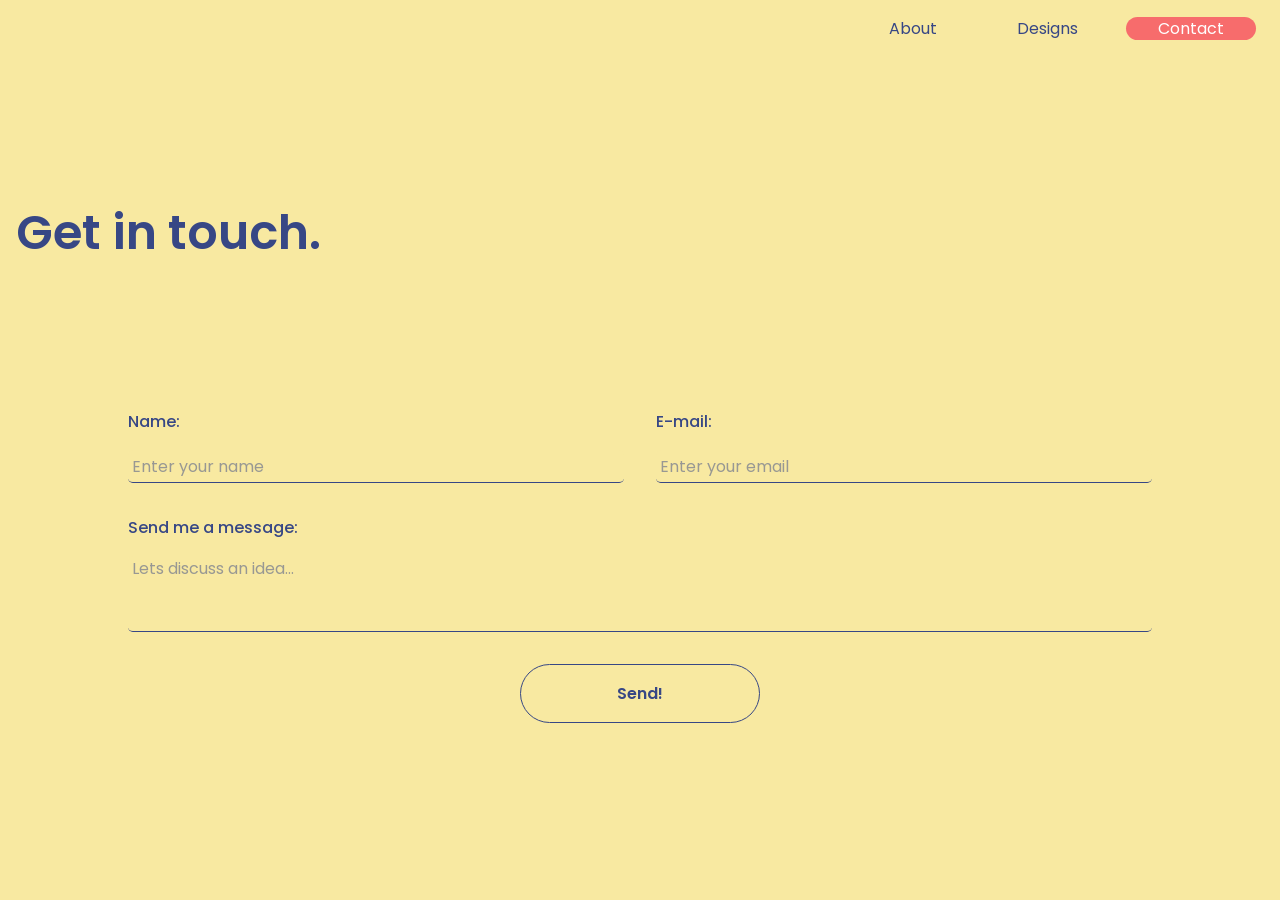
<file: contact.html>
<!DOCTYPE html>
<html>
    <head>
        <title>Matt McAleese - Front-End Developer based in London, UK</title>
        <link href="./resources/css/style.css" type="text/css" rel="stylesheet">
        <!-- this is a section of code from google fonts that imports the poppins font type for use on the page --><link rel="preconnect" href="https://fonts.googleapis.com">
        <!-- this is a section of code from google fonts that imports the poppins font type for use on the page --><link rel="preconnect" href="https://fonts.gstatic.com" crossorigin>
        <!-- this is a section of code from google fonts that imports the poppins font type for use on the page --><link href="https://fonts.googleapis.com/css2?family=Poppins:ital,wght@0,100;0,200;0,300;0,400;0,500;0,600;0,700;0,800;0,900;1,100;1,200;1,300;1,400;1,500;1,600;1,700;1,800;1,900&display=swap" rel="stylesheet">
    </head>
    <body class="contact">
        <header>
            <nav>
                <ul>
                    <li><a href="./about.html" class="nav_link light_blue">About</a></li>
                    <li><a href="./designs.html" class="nav_link indigo_blue">Designs</a></li>
                    <li><a href="./contact.html" class="nav_link active">Contact</a></li>
                </ul>
            </nav>
        </header>
        <main>
            <div class="hero">
                <h1>Get in touch.</h1>
            </div>
            <div class="form_container">
                <form action="https://formspree.io/f/xgvkqnzy" method="POST">
                    <div class="top-form">
                        <div class="form-name">
                            <label for="name">Name: </label>
                            <input type="text" name="name" id="name" placeholder="Enter your name" minlength="2" required>
                        </div>
                        <div class="form-email">
                            <label for="email">E-mail: </label>
                            <input type="text" name="email" id="email" placeholder="Enter your email" minlength="2" required>
                        </div>
                    </div>
                    <div class="mid-form">
                        <label for="message">Send me a message: </label>
                        <textarea name="message" id="message" cols="20" rows="3" minlength="10" placeholder="Lets discuss an idea..." required></textarea>
                    </div>
                    <div class="bottom-form">
                        <button type="submit">Send!</button>
                    </div>
                </form>
            </div>
        </main>
    </body>
</html>
</file>
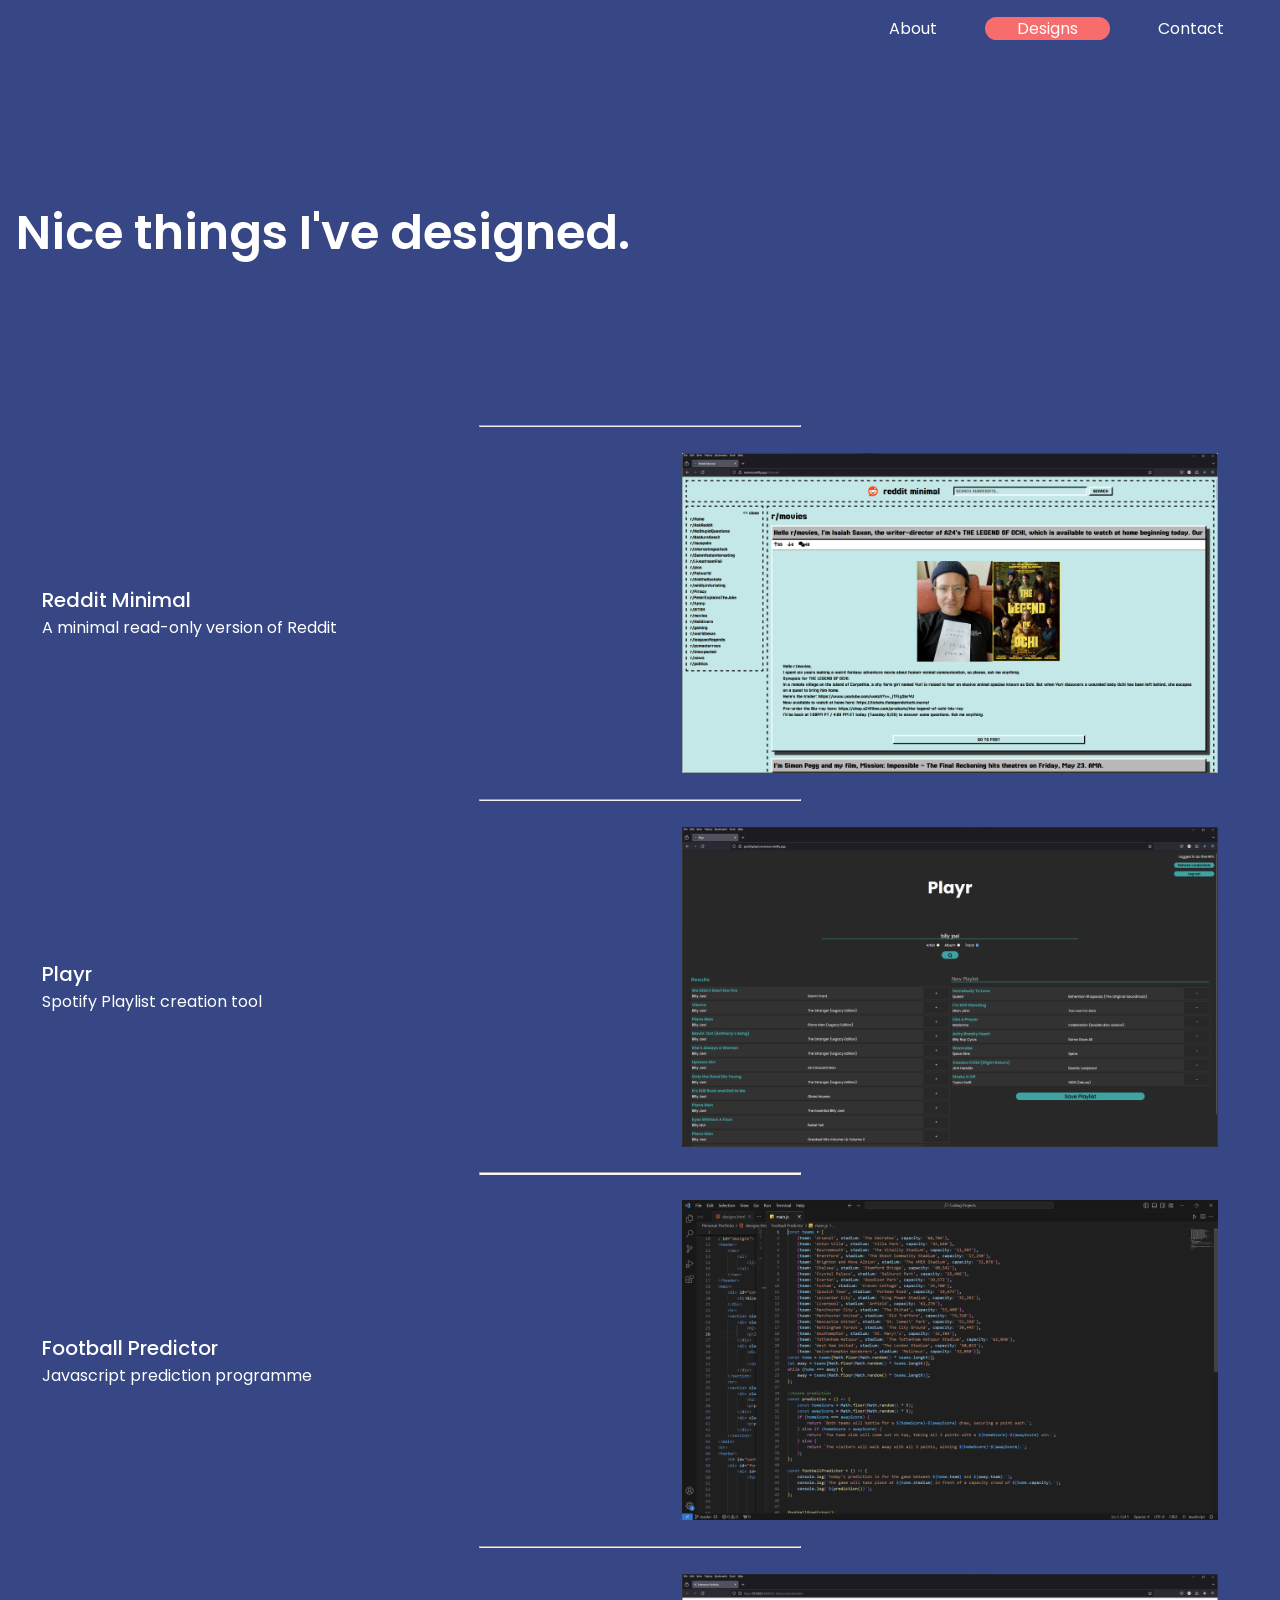
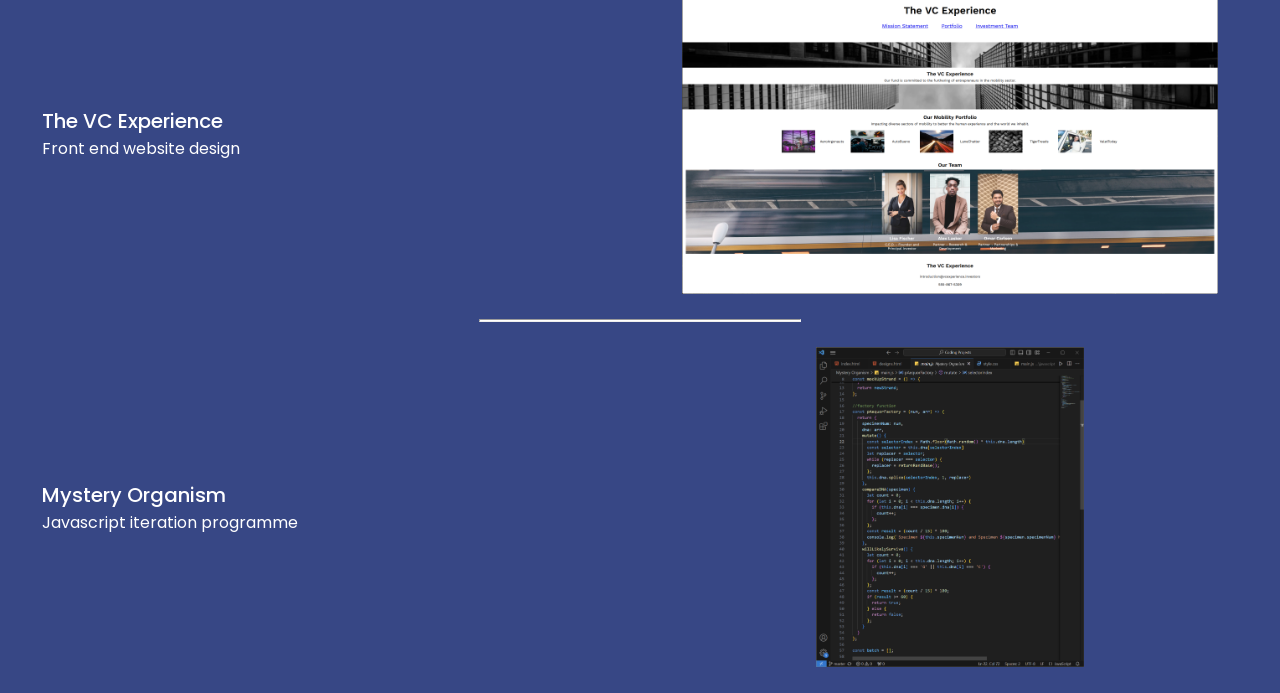
<file: designs.html>
<!DOCTYPE html>
<html>
    <head>
        <title>Matt McAleese - Front-End Developer based in London, UK</title>
        <link href="./resources/css/style.css" type="text/css" rel="stylesheet">
        <!-- this is a section of code from google fonts that imports the poppins font type for use on the page --><link rel="preconnect" href="https://fonts.googleapis.com">
        <!-- this is a section of code from google fonts that imports the poppins font type for use on the page --><link rel="preconnect" href="https://fonts.gstatic.com" crossorigin>
        <!-- this is a section of code from google fonts that imports the poppins font type for use on the page --><link href="https://fonts.googleapis.com/css2?family=Poppins:ital,wght@0,100;0,200;0,300;0,400;0,500;0,600;0,700;0,800;0,900;1,100;1,200;1,300;1,400;1,500;1,600;1,700;1,800;1,900&display=swap" rel="stylesheet">
    </head>
    <body class="designs">
        <header>
            <nav>
                <ul>
                    <li><a href="./about.html" class="nav_link light_blue">About</a></li>
                    <li><a href="./designs.html" class="nav_link active">Designs</a></li>
                    <li><a href="./contact.html" class="nav_link yellow">Contact</a></li>
                </ul>
            </nav>
        </header>
        <main>
            <div class="hero">
                <h1>Nice things I've designed.</h1>
            </div>
            <hr>
            <section class="design_container">
                <div class="design_left">
                    <h2>Reddit Minimal</h2>
                    <p>A minimal read-only version of Reddit</p>
                </div>
                <div class="design_right">
                    <div class="image_container">
                        <img src="./resources/images/Reddit Minimal.png" alt="Screenshot of Reddit Minimal" />
                        <div class="overlay_title">Reddit Minimal</div>
                    </div>
                </div>
            </section>
            <hr>
            <section class="design_container">
                <div class="design_left">
                    <h2>Playr</h2>
                    <p>Spotify Playlist creation tool</p>
                </div>
                <div class="design_right">
                    <div class="image_container">
                        <img src="./resources/images/Playr.png" alt="Screenshot of Playr" />
                        <div class="overlay_title">Playr</div>
                    </div>
                </div>
            </section>
            <hr>
            <section class="design_container">
                <div class="design_left">
                    <h2>Football Predictor</h2>
                    <p>Javascript prediction programme</p>
                </div>
                <div class="design_right">
                    <div class="image_container">
                        <img src="./resources/images/Football predictor.png" alt="Screenshot of Football Predictor" />
                        <div class="overlay_title">Football Predictor</div>
                    </div>
                </div>
            </section>
            <hr>
            <section class="design_container">
                <div class="design_left">
                    <h2>The VC Experience</h2>
                    <p>Front end website design</p>
                </div>
                <div class="design_right">
                    <div class="image_container">
                        <img src="./resources/images/VC Experience.png" alt="Screenshot of VC Experience Website" />
                        <div class="overlay_title">The VC Experience</div>
                    </div>
                </div>
            </section>
            <hr>
            <section class="design_container">
                <div class="design_left">
                    <h2>Mystery Organism</h2>
                    <p>Javascript iteration programme</p>
                </div>
                <div class="design_right">
                    <div class="image_container">
                        <img src="./resources/images/Mystery Organisim.png" alt="Screenshot of Mystery Organism programme" />
                        <div class="overlay_title">Mystery Organism</div>
                    </div>
                </div>
            </section>
        </main>
    </body>
</html>
</file>
<file: resources/css/style.css>
/* colour palette
#fff White
#F76C6C Coral
#A8D0E6 Light blue
#374785 Indigo blue
#f8e9a1 Yellow
#4b535e Grey
*/

* {
    margin: 0;
    padding: 0;
    font-family: poppins;
}

/* Nav */

header {
    padding: 1rem;
    display: flex;
    justify-content: flex-end;
}

nav ul{
    display: flex;
    list-style: none;
}

nav li {
    padding: 0rem 0.5rem;
}

.nav_link {
    color: #fff;
    font-weight: 400;
    text-decoration: none;
    padding: 0rem 2rem;
}

.contact .nav_link, .about .nav_link {
    color: #374785;
}

.nav_link.active {
    color: #fff;
    background-color: #F76C6C;
    border: 0px solid #F76C6C;
    border-radius: 2rem;
    padding: 0rem 2rem;
}

.nav_link.light_blue:hover {
        color: #374785;
        background-color: #A8D0E6;
        border: 0px solid #A8D0E6;
        border-radius: 2rem;
        padding: 0rem 2rem;
        transition: color 0.3s ease, background-color 0.3s ease;
}

.nav_link.indigo_blue:hover {
        color: #fff;
        background-color: #374785;
        border: 0px solid #374785;
        border-radius: 2rem;
        padding: 0rem 2rem;
        transition: color 0.3s ease, background-color 0.3s ease;
}

.nav_link.yellow:hover {
        color: #374785;
        background-color: #f8e9a1;
        border: 0px solid #f8e9a1;
        border-radius: 2rem;
        padding: 0rem 2rem;
        transition: color 0.3s ease, background-color 0.3s ease;
}

/* Page BG's */

.index {
    background-color: #F76C6C;
    color: #fff;
}

.about {
    background-color: #A8D0E6;
    color: #374785;
}

.designs {
    background-color: #374785;
    color: #fff;
}

.contact {
    background-color: #f8e9a1;
    color: #374785;
}

/* Element, class and id styling */

h1 {
    font-size: 3rem;
    font-weight: 600;
}

h2 {
    font-size: 1.25rem;
    font-weight: 500;
}

p {
    font-weight: 400;
}

.hero {
    display: flex;
    min-height: 20rem;
    flex-direction: column;
    justify-content: center;
    padding: 1rem;
}

.content {
    padding: 1rem;
}

.bold-text {
    font-weight: 600;
}

.brand-logos {
    display: flex;
    flex-direction: column;
    align-items: center;
}

#work {
    padding: 2rem 0rem;
}

.brands_container {
    display: flex;
    flex-direction: row;
}

.brands {
    padding: 1rem;
    display: flex;
    flex-direction: column;
    align-items: center;
    height: 100%;
}

.brands i {
    color: #374785;
    height: 1rem;
    padding-bottom: 0.5rem;
}

hr {
    color: white;
    background-color: white;
    width: 25%;
    margin: 0 auto;
    height: .025rem;
    margin-top: 1rem;
    margin-bottom: 1rem;
}

/* Design container styling */
.design_container {
    margin: 2%;
    width: auto;
    max-height: 20rem;
    display: flex;
    justify-content: center;
}

.design_left {
    width: 50%;
    display: flex;
    flex-direction: column;
    align-items: flex-start;
    justify-content: center;
    margin-right: 1%;
}

.design_left h2, .design_left p {
    margin-left: 1rem;
}

.design_right {
    width: 50%;
    display: flex;
    align-items: center;
    justify-content: center;
}

.image_container {
    height: 100%;
    width: 100%;
}

.design_right img {
    width: 100%;
    height: 100%;
    display: block;
    object-fit: contain;
}

.overlay_title {
    display: none;
}

/* Form styling */
.form_container {
    display: flex;
    justify-content: center;
    width: 100%;
}

.form_container input, .form_container textarea {
    border: none;
    padding-left: 0.25rem;
    border-radius: 0.3rem;
    border-bottom: solid 1px #374785;
    background-color: #f8e9a1;
    color: #374785;
    font-size: 1rem;
    &::placeholder {
        color: rgba(55, 71, 133, 0.5);
    }
    &:focus {
        outline: none;
        &::placeholder {
            color: #f8e9a1;
        }
    }
}

.form_container input {
    height: 2rem;
}

form {
    display: flex;
    flex-direction: column;
    align-items: center;
    width: 100%;
}

.top-form {
    width: 80%;
    display: inline-flex;
    flex-direction: row;
    justify-content: center;
}

.form-name, .form-email {
    display: flex;
    flex-direction: column;
    width: 50%;
}

.form-name {
    padding-right: 1rem;
}

.form-email {
    padding-left: 1rem;
}

.mid-form {
    width: 80%;
    display: flex;
    flex-direction: column;
}

.top-form, .mid-form {
    padding-bottom: 2rem;
}

label {
    font-weight: 500;
    padding-bottom: 1rem;
}

textarea {
    resize: none;
}

.bottom-form button {
    padding: 1rem 6rem;
    font-size: 1rem;
    font-weight: 600;
    color: #374785;
    border: 1px solid #374785;
    border-radius: 5rem;
    background-color: #f8e9a1;
    cursor: pointer;
    transition: color 0.3s ease, background-color 0.3s ease;
    &:hover {
            background-color: #374785;
            color: #fff;
    }
    &:active {
        background-color: #F76C6C;
        border: 1px solid #F76C6C;
        color: #374785;
    }
}


/* Small screen size rules */
@media only screen and (max-width: 480px) {

    /* Design container styling */
    .design_container {
        margin: 5%;
        max-height: 30rem;
        flex-direction: column;
        align-items: center;
        position: relative;
    }

    .design_left {
        display: none;
    }

    .design_right {
        width: 100%;
        display: flex;
        justify-content: center;
    }

    .design_container h2, p {
        display: none;
    }

    .overlay_title {
        display: block;
        width: 100%;
        height: 100%;
        align-content: center;
        position: absolute;
        top: 50%;
        left: 50%;
        transform: translate(-50%, -50%);
        text-align: center;
        color: white;
        font-size: 1.5rem;
        font-weight: 500;
        background-color: #00000099;
      }

    /* Footer and form styling */

    #labels {
        display: none;
    }

}
</file>
